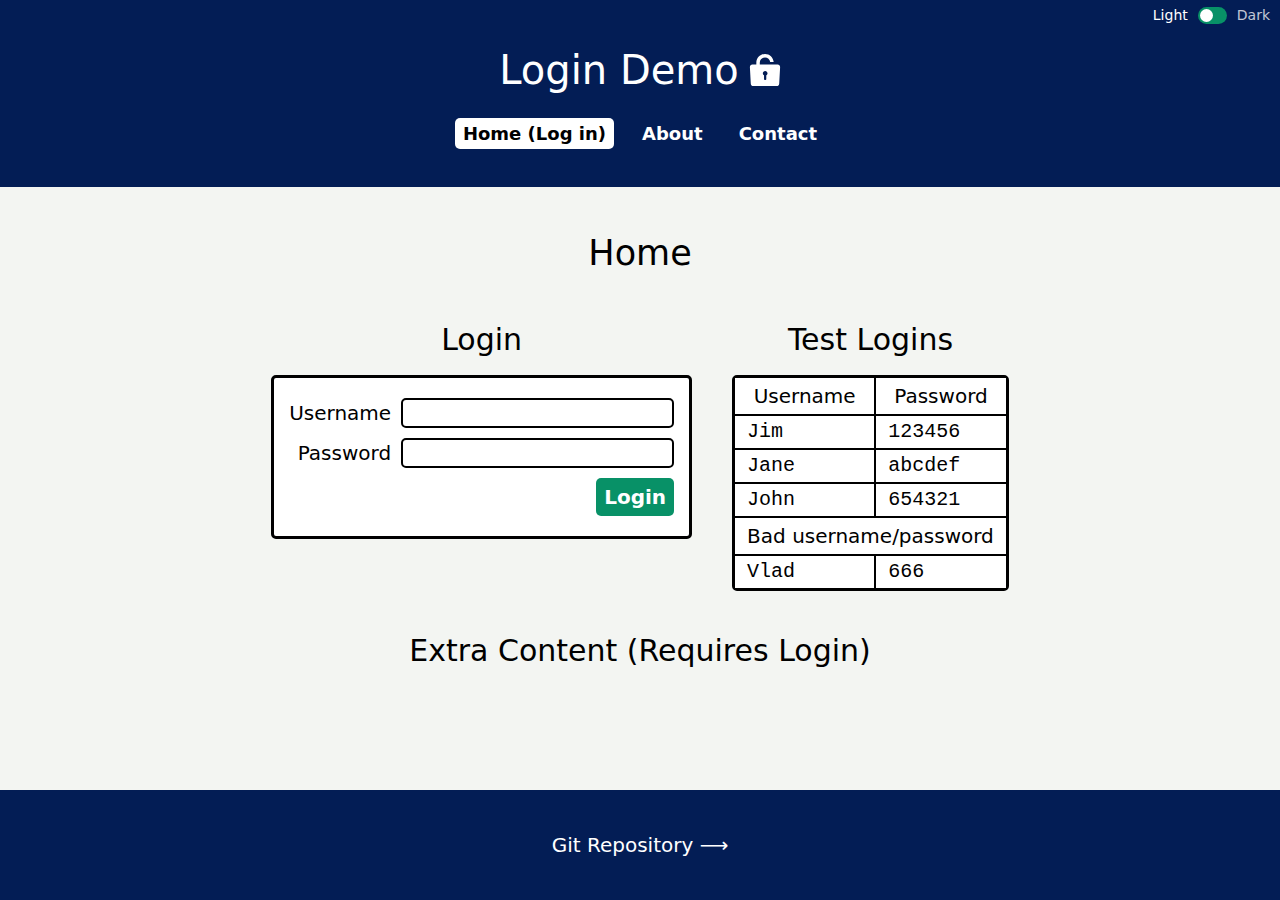
<file: index.html>
<!DOCTYPE html>
<html lang="en">

<head>
    <meta charset="UTF-8">
    <meta name="viewport" content="width=device-width, initial-scale=1.0">
    <meta name="description" content="Demo login across multiple pages. Special content displayed once logged-in">
    <title>Home | Login Demo</title>
    <link rel="apple-touch-icon" sizes="180x180" href="./apple-touch-icon.png">
    <link rel="icon" type="image/png" sizes="32x32" href="./favicon-32x32.png">
    <link rel="icon" type="image/png" sizes="16x16" href="./favicon-16x16.png">
    <link rel="manifest" href="./site.webmanifest">
    <link rel="stylesheet" href="./index.css">
    <script src="./index.js" type="module"></script>
</head>

<body>
    <a href="#main-content" class="element-invisible element-focusable skip-link">Skip to main content</a>
    <div class="theme-toggler">
        <p class="light">Light<span class="visually-hidden"> theme inactive</span></p><button type="button"
            aria-pressed="true" aria-label="Toggle theme"><span></span></button>
        <p class="dark">Dark<span class="visually-hidden"> theme active</span></p>
    </div>
    <header class="header">
        <div class="title">
            <p class="h1">Login Demo</p>
            <svg height="32px" width="32px" xmlns="http://www.w3.org/2000/svg" viewBox="0 0 512 512" aria-hidden="true">

                <g>
                    <path
                        d="M458.047,168.92H172.669v-30.031c0-46.055,37.475-83.53,83.53-83.53c42.534,0,77.749,31.969,82.869,73.15
		h55.621C389.369,56.758,329.289,0,256.199,0c-76.58,0-138.889,62.308-138.889,138.889v30.031H53.953
		c-22.718,0-40.801,19.029-39.644,41.717l14.394,263.691C29.78,495.438,47.21,512,68.347,512h375.306
		c21.137,0,38.567-16.562,39.644-37.672l14.395-263.691C498.849,187.949,480.765,168.92,458.047,168.92z M276.618,341.82v57.459
		c0,9.893-8.095,17.988-17.988,17.988c-9.894,0-17.989-8.096-17.989-17.988V341.82c-11.579-6.383-19.517-18.561-19.517-32.717
		c0-20.713,16.792-37.506,37.506-37.506c20.713,0,37.505,16.793,37.505,37.506C296.135,323.26,288.197,335.438,276.618,341.82z" />
                </g>
            </svg>
        </div>
        <nav class="main-navigation">
            <ul>
                <li><a href="./index.html" aria-current="page">Home (Log in)</a></li>
                <li><a href="./about.html">About</a></li>
                <li><a href="./contact.html">Contact</a></li>
            </ul>
        </nav>
        <p class="user-message" id="user-message"></p>
    </header>
    <main class="main" id="main-content">
        <h1>Home</h1>
        <div class="home-row">
            <section class="flow">
                <h2>Login</h2>
                <form id="login-form">
                    <div><label for="username">Username</label><input type="text" name="username" id="username"
                            required>
                    </div>
                    <div><label for="password">Password</label><input type="password" name="password" id="password"
                            required>
                    </div>
                    <div><button>Login</button></div>
                    <p id="form-message" class="form-message warning"></p>

                </form>
            </section>
            <section class="flow">
                <h2>Test Logins</h2>

                <table>
                    <tr>
                        <th>Username</th>
                        <th>Password</th>
                    </tr>
                    <tr>
                        <td>Jim</td>
                        <td>123456</td>
                    </tr>
                    <tr>
                        <td>Jane</td>
                        <td>abcdef</td>
                    </tr>
                    <tr>
                        <td>John</td>
                        <td>654321</td>
                    </tr>
                    <tr>
                        <th colspan="2">Bad username/password</th>
                    </tr>
                    <tr>
                        <td>Vlad</td>
                        <td>666</td>
                    </tr>
                </table>
            </section>
        </div>
        <section class="container flow">
            <h2>Extra Content (Requires Login)</h2>
            <p class="logged-in-content" id="logged-in-content-home"></p>
        </section>


    </main>

    <footer class="footer">
        <a href="https://github.com/chrisnajman/login-demo" target="_blank" rel="noopener noreferrer">
            Git Repository
        </a>
    </footer>
</body>

</html>
</file>
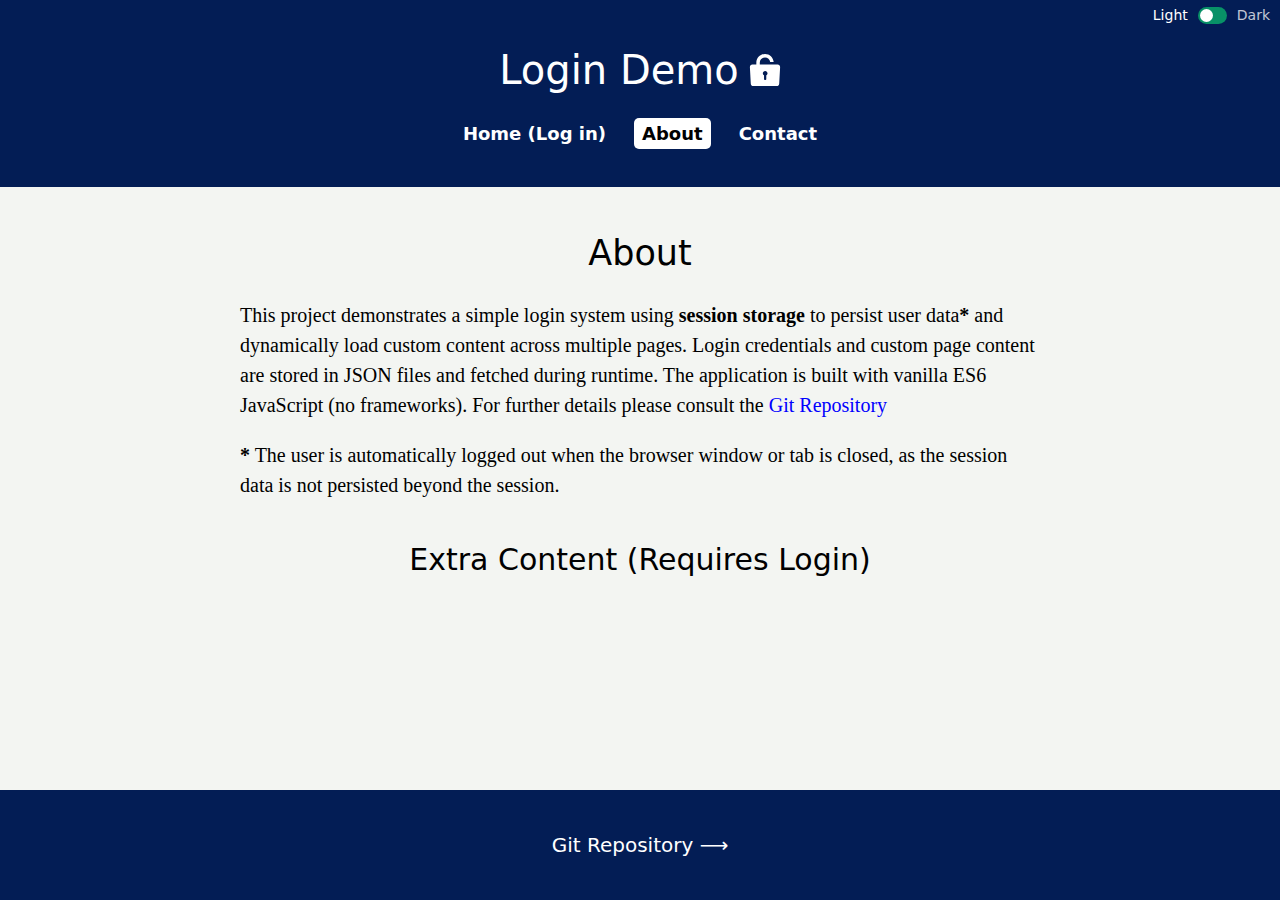
<file: about.html>
<!DOCTYPE html>
<html lang="en">

<head>
    <meta charset="UTF-8">
    <meta name="viewport" content="width=device-width, initial-scale=1.0">
    <meta name="description" content="Demo login across multiple pages. Special content displayed once logged-in">
    <title>About | Login Demo</title>
    <link rel="apple-touch-icon" sizes="180x180" href="./apple-touch-icon.png">
    <link rel="icon" type="image/png" sizes="32x32" href="./favicon-32x32.png">
    <link rel="icon" type="image/png" sizes="16x16" href="./favicon-16x16.png">
    <link rel="manifest" href="./site.webmanifest">
    <link rel="stylesheet" href="./index.css">
    <script src="./index.js" type="module"></script>
</head>

<body>
    <a href="#main-content" class="element-invisible element-focusable skip-link">Skip to main content</a>
    <div class="theme-toggler">
        <p class="light">Light<span class="visually-hidden"> theme inactive</span></p><button type="button"
            aria-pressed="true" aria-label="Toggle theme"><span></span></button>
        <p class="dark">Dark<span class="visually-hidden"> theme active</span></p>
    </div>
    <header class="header">
        <div class="title">
            <p class="h1">Login Demo</p>
            <svg height="32px" width="32px" xmlns="http://www.w3.org/2000/svg" viewBox="0 0 512 512" aria-hidden="true">

                <g>
                    <path
                        d="M458.047,168.92H172.669v-30.031c0-46.055,37.475-83.53,83.53-83.53c42.534,0,77.749,31.969,82.869,73.15
		h55.621C389.369,56.758,329.289,0,256.199,0c-76.58,0-138.889,62.308-138.889,138.889v30.031H53.953
		c-22.718,0-40.801,19.029-39.644,41.717l14.394,263.691C29.78,495.438,47.21,512,68.347,512h375.306
		c21.137,0,38.567-16.562,39.644-37.672l14.395-263.691C498.849,187.949,480.765,168.92,458.047,168.92z M276.618,341.82v57.459
		c0,9.893-8.095,17.988-17.988,17.988c-9.894,0-17.989-8.096-17.989-17.988V341.82c-11.579-6.383-19.517-18.561-19.517-32.717
		c0-20.713,16.792-37.506,37.506-37.506c20.713,0,37.505,16.793,37.505,37.506C296.135,323.26,288.197,335.438,276.618,341.82z" />
                </g>
            </svg>
        </div>
        <nav class="main-navigation">
            <ul>
                <li><a href="./index.html">Home (Log in)</a></li>
                <li><a href="./about.html" aria-current="page">About</a></li>
                <li><a href="./contact.html">Contact</a></li>
            </ul>
        </nav>
        <p class="user-message" id="user-message"></p>

    </header>
    <main class="main" id="main-content">
        <section class="container flow">
            <h1>About</h1>

            <p>This project demonstrates a simple login system using <strong>session storage</strong> to persist user
                data<strong>*</strong> and dynamically load custom content across multiple pages. Login credentials and
                custom page
                content are stored in JSON files and fetched during runtime. The application is built with vanilla ES6
                JavaScript (no frameworks). For further details please consult the <a
                    href="https://github.com/chrisnajman/login-demo" target="_blank" rel="noopener noreferrer">
                    Git Repository
                </a></p>
            <p><strong>*</strong> The user is automatically logged out when the browser window or tab is closed, as the
                session data is not persisted beyond the session.</p>
        </section>

        <section class="container flow">
            <h2>Extra Content (Requires Login)</h2>
            <p class="logged-in-content" id="logged-in-content-about"></p>
        </section>


    </main>

    <footer class="footer">
        <a href="https://github.com/chrisnajman/login-demo" target="_blank" rel="noopener noreferrer">
            Git Repository
        </a>
    </footer>
</body>

</html>
</file>
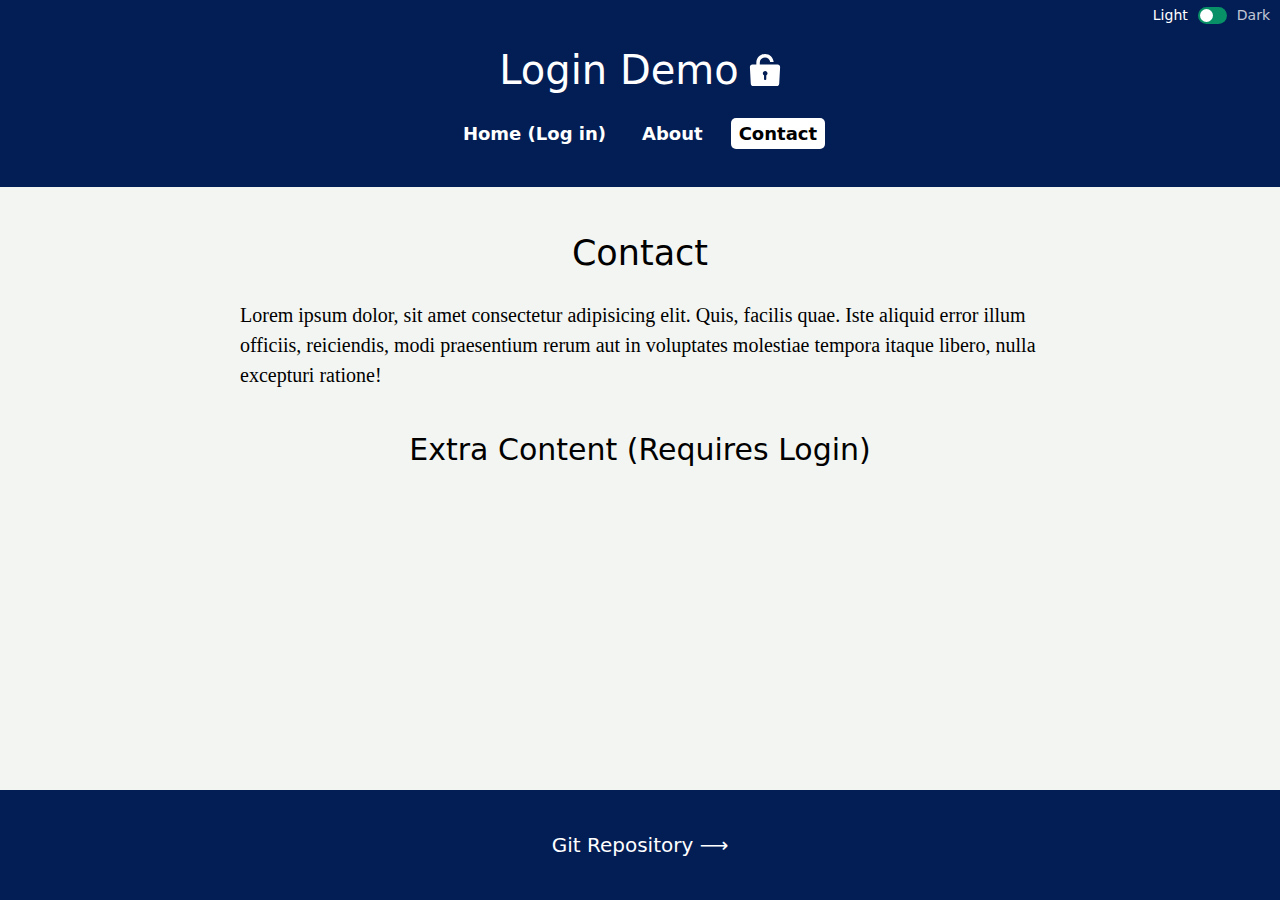
<file: contact.html>
<!DOCTYPE html>
<html lang="en">

<head>
    <meta charset="UTF-8">
    <meta name="viewport" content="width=device-width, initial-scale=1.0">
    <meta name="description" content="Demo login across multiple pages. Special content displayed once logged-in">
    <title>Contact | Login Demo</title>
    <link rel="apple-touch-icon" sizes="180x180" href="./apple-touch-icon.png">
    <link rel="icon" type="image/png" sizes="32x32" href="./favicon-32x32.png">
    <link rel="icon" type="image/png" sizes="16x16" href="./favicon-16x16.png">
    <link rel="manifest" href="./site.webmanifest">
    <link rel="stylesheet" href="./index.css">
    <script src="./index.js" type="module"></script>
</head>

<body>
    <a href="#main-content" class="element-invisible element-focusable skip-link">Skip to main content</a>
    <div class="theme-toggler">
        <p class="light">Light<span class="visually-hidden"> theme inactive</span></p><button type="button"
            aria-pressed="true" aria-label="Toggle theme"><span></span></button>
        <p class="dark">Dark<span class="visually-hidden"> theme active</span></p>
    </div>
    <header class="header">
        <div class="title">
            <p class="h1">Login Demo</p>
            <svg height="32px" width="32px" xmlns="http://www.w3.org/2000/svg" viewBox="0 0 512 512" aria-hidden="true">

                <g>
                    <path
                        d="M458.047,168.92H172.669v-30.031c0-46.055,37.475-83.53,83.53-83.53c42.534,0,77.749,31.969,82.869,73.15
		h55.621C389.369,56.758,329.289,0,256.199,0c-76.58,0-138.889,62.308-138.889,138.889v30.031H53.953
		c-22.718,0-40.801,19.029-39.644,41.717l14.394,263.691C29.78,495.438,47.21,512,68.347,512h375.306
		c21.137,0,38.567-16.562,39.644-37.672l14.395-263.691C498.849,187.949,480.765,168.92,458.047,168.92z M276.618,341.82v57.459
		c0,9.893-8.095,17.988-17.988,17.988c-9.894,0-17.989-8.096-17.989-17.988V341.82c-11.579-6.383-19.517-18.561-19.517-32.717
		c0-20.713,16.792-37.506,37.506-37.506c20.713,0,37.505,16.793,37.505,37.506C296.135,323.26,288.197,335.438,276.618,341.82z" />
                </g>
            </svg>
        </div>
        <nav class="main-navigation">
            <ul>
                <li><a href="./index.html">Home (Log in)</a></li>
                <li><a href="./about.html">About</a></li>
                <li><a href="./contact.html" aria-current="page">Contact</a></li>
            </ul>
        </nav>
        <p class="user-message" id="user-message"></p>
    </header>
    <main class="main" id="main-content">
        <section class="container flow">
            <h1>Contact</h1>
            <p>Lorem ipsum dolor, sit amet consectetur adipisicing elit. Quis, facilis quae. Iste aliquid error illum
                officiis, reiciendis, modi praesentium rerum aut in voluptates molestiae tempora itaque libero, nulla
                excepturi ratione!</p>
        </section>

        <section class="container flow">
            <h2>Extra Content (Requires Login)</h2>
            <p class="logged-in-content" id="logged-in-content-contact"></p>
        </section>


    </main>

    <footer class="footer">
        <a href="https://github.com/chrisnajman/login-demo" target="_blank" rel="noopener noreferrer">
            Git Repository
        </a>
    </footer>
</body>

</html>
</file>
<file: index.css>
* {
    box-sizing: border-box;
    margin: 0;
}

:root {
    overflow-y: scroll;
    --brand: #031d55;
    --button-bg: #089167;
    --border-radius: 0.3125rem;
    --shadow: 0.1875rem 0.1875rem 0.3125rem 0rem rgba(0, 0, 0, 0.33);
    --bg: white;
    --fg: black;
    --bg-main: #f3f5f2;
    --main-link: blue;
}

.darkmode {
    --bg: black;
    --fg: white;
    --main-link: aqua;
    --bg-main: #151233;
}

:focus-visible {
    outline: 0.125rem solid orange;
    outline-offset: 0.1875rem;
}
body {
    font-family: system-ui, sans-serif;
    line-height: 1.5;
    font-size: clamp(1rem, 0.8995rem + 0.4673vw, 1.25rem);

    min-height: 100vh;
    min-height: 100dvh;
    display: grid;
    grid-template-rows: auto 1fr auto;
}

.h1 {
    font-size: clamp(1.25rem, 0.7477rem + 2.3364vw, 2.5rem);
}
h1 {
    font-size: clamp(1.25rem, 0.8732rem + 1.7523vw, 2.1875rem);
}

h1,
.h1 {
    font-weight: normal;
    text-wrap: balance;
}

h2 {
    font-size: clamp(1.25rem, 0.9988rem + 1.1682vw, 1.875rem);
    font-weight: normal;
    line-height: 1;
}
h1,
h2 {
    text-align: center;
}

h1 + p {
    width: fit-content;
    margin-inline: auto;
    text-wrap: auto;
}

img {
    max-width: 100%;
    height: auto;
    display: block;
}

p {
    text-wrap: balance;

    &:empty {
        display: none;
    }
}

a {
    text-decoration: none;
    text-underline-offset: 0.375rem;
}

svg {
    height: clamp(1.75rem, 1.6495rem + 0.4673vw, 2rem);
    width: clamp(1.75rem, 1.6495rem + 0.4673vw, 2rem);
    display: block;
    fill: white;
}

button {
    all: unset;
    cursor: pointer;
}

.uppercase {
    text-transform: uppercase;
}

.container {
    /* Locally-scoped CSS variables */
    --_content-max-width: 50rem;
    --_content-space-outside: 1.25rem;

    width: min(var(--_content-max-width), 100% - var(--_content-space-outside) * 2);
    margin-inline: auto;
}

.flow > * + * {
    margin-top: 1em;
    /* em NOT rem & margin-top NOT margin bottom */
}

.header,
.footer {
    background-color: var(--brand);
    color: white;
    padding-inline: 1.25rem;

    display: flex;
    flex-direction: column;
    align-items: center;
    justify-content: center;
    gap: 1.25rem;
    padding: 2.5rem 1.25rem;

    & a {
        color: white;
    }
}

.footer {
    & a {
        @media (hover: hover) {
            &:hover {
                text-decoration: underline;
            }
        }

        &::after {
            content: " \27F6";
        }
    }
}

.user-message {
    padding: 0.3125rem 0.625rem;
    background-color: #f91505;
    margin-inline-start: auto;
}

.title {
    display: flex;
    align-items: center;
    justify-content: center;
    gap: 0.625rem;
}

.main-navigation {
    & ul {
        list-style-type: "";
        display: flex;
        gap: 1.25rem;
        padding-inline-start: 0;
        font-size: clamp(0.9375rem, 0.8621rem + 0.3505vw, 1.125rem);
        font-weight: 600;
    }

    & a {
        padding: 0.3125rem 0.5rem;
        border-radius: var(--border-radius);
        &[aria-current="page"] {
            background-color: white;
            color: black;
        }
    }
}

&[aria-current="page"] {
    background-color: white;
    color: black;
}

.main {
    padding-block: 2.5rem;
    display: flex;
    flex-direction: column;
    gap: 2.8125rem;
    background-color: var(--bg-main);
    color: var(--fg);

    & a {
        color: var(--main-link);
    }

    & p,
    & li,
    & dt {
        font-family: Georgia, "Times New Roman", Times, serif;
        text-wrap: pretty;
    }
}

.warning {
    margin-inline: auto;
    padding: 0.1875rem 0.5rem;
    text-align: center;
    text-wrap: pretty;
    max-width: 25ch;
    border: 0.125rem dashed var(--fg);
    border-radius: var(--border-radius);
}

.home-row {
    display: flex;
    flex-wrap: wrap;
    gap: 2.5rem;
    width: fit-content;
    margin-inline: auto;
    & > section {
        margin-inline: auto;
    }
}

form {
    padding: 1.25rem 0.9375rem;
    border: 0.1875rem solid currentColor;
    border-radius: var(--border-radius);
    width: fit-content;
    margin-inline: auto;
    display: flex;
    flex-direction: column;
    gap: 0.625rem;

    & div {
        display: flex;
        gap: 0.625rem;
    }

    & label {
        flex-grow: 1;
        text-align: right;
    }

    & input {
        font-size: inherit;
        border: 0.125rem solid currentColor;
        border-radius: var(--border-radius);
    }

    button {
        margin-inline-start: auto;
        border-radius: var(--border-radius);
        padding: 0.25rem 0.5rem;
        background-color: var(--button-bg);
        color: white;
        font-weight: 600;
    }
}

table {
    width: fit-content;
    margin-inline: auto;
    border: 0.125rem solid currentColor;
    border-spacing: 0;
    border-radius: var(--border-radius);
    & th,
    & td {
        padding-inline: 0.75rem;
        border: 0.0625rem solid currentColor;
    }
    & th {
        font-weight: normal;
        padding-block: 0.1875rem;
    }
    & td {
        font-family: "Courier New", Courier, monospace;
    }
}

.logged-in-content {
    width: fit-content;
    margin-inline: auto;
    padding: 1.25rem;

    &.border {
        border: 3px solid var(--fg);
        border-radius: var(--border-radius);
    }
}

form,
table,
.logged-in-content {
    background-color: var(--bg);
}

/* Theme */
.theme-toggler {
    position: absolute;
    top: 0;
    right: 0;
    display: flex;
    align-items: center;
    gap: 0.625rem;
    padding: 0.3125rem 0.625rem;

    & button {
        font-size: clamp(0.875rem, 0.8248rem + 0.2336vw, 1rem);
        font-family: inherit;
        background-color: var(--button-bg);
        width: 1.5625rem;
        height: 0.8125rem;
        border-radius: 1.25rem;
        display: flex;
        justify-content: flex-start;
        align-items: center;
        padding: 0.125rem;

        & span {
            height: 0.8125rem;
            width: 0.8125rem;
            background-color: white;
            border-radius: 50%;
        }
    }

    & p {
        font-size: 0.875rem;
        font-weight: var(--bold);
        color: white;
        &.light {
            opacity: 1;
        }

        &.dark {
            opacity: 0.75;
        }
    }
}

.darkmode {
    & .theme-toggler button {
        justify-content: flex-end;
    }

    & p {
        &.light {
            opacity: 0.75;
        }

        &.dark {
            opacity: 11;
        }
    }
}
/* End theme */

/** Skip link */
.skip-link {
    color: white;
    text-decoration: none;
    font-weight: 600;
    padding: 0.3125rem 0.625rem;
    margin-inline-end: 0.625rem;

    /* &::after {
        content: " \2193";
    } */
}
.element-invisible {
    clip: rect(0.0625rem, 0.0625rem, 0.0625rem, 0.0625rem);
    height: 0.0625rem;
    overflow: hidden;
    position: absolute;
    top: 0;
    left: 0;
    z-index: 200;
    &.element-focusable:active,
    &.element-focusable:focus {
        clip: auto;
        height: auto;
        overflow: visible;
    }
}

.visually-hidden {
    position: absolute;
    width: 0.0625rem;
    height: 0.0625rem;
    padding: 0;
    margin: -0.0625rem;
    overflow: hidden;
    clip-path: inset(0);
    border: 0;
}
</file>
